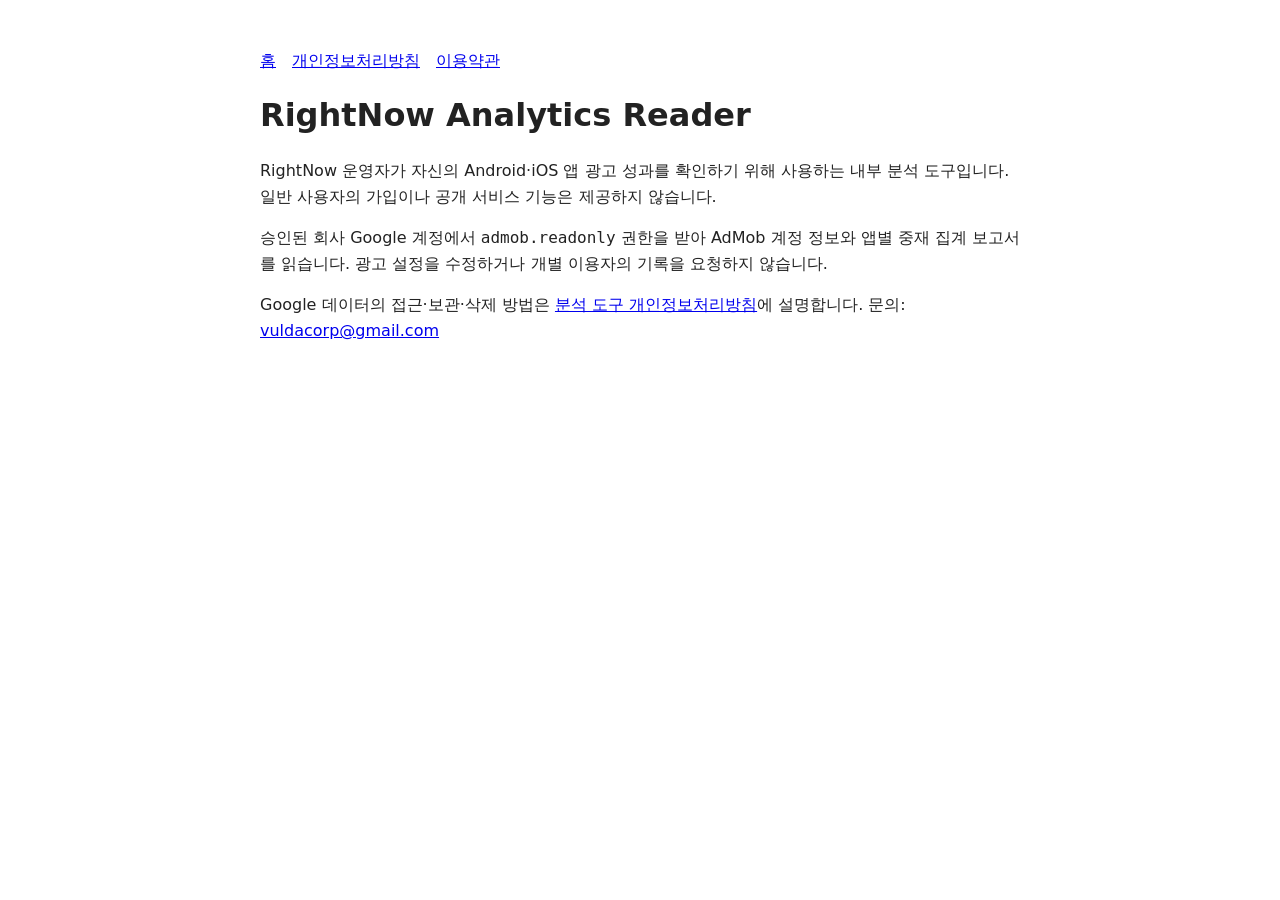
<file: analytics-reader/index.html>
<!doctype html>
<html lang="ko">
<head>
  <meta charset="utf-8">
  <meta name="viewport" content="width=device-width, initial-scale=1">
  <meta name="google-site-verification" content="NUqr3ScXjomeW4o8G_55J4fQ59kjwBHezjgwVCSs5Iw">
  <title>RightNow Analytics Reader</title>
  <style>body{font:16px/1.6 system-ui,sans-serif;max-width:760px;margin:3rem auto;padding:0 1.25rem;color:#222}nav a{margin-right:1rem}h1,h2{line-height:1.3}</style>
</head>
<body>
  <nav><a href="./">홈</a><a href="privacy.html">개인정보처리방침</a><a href="terms.html">이용약관</a></nav>
  <main>
    <h1>RightNow Analytics Reader</h1>
    <p>RightNow 운영자가 자신의 Android·iOS 앱 광고 성과를 확인하기 위해 사용하는 내부 분석 도구입니다. 일반 사용자의 가입이나 공개 서비스 기능은 제공하지 않습니다.</p>
    <p>승인된 회사 Google 계정에서 <code>admob.readonly</code> 권한을 받아 AdMob 계정 정보와 앱별 중재 집계 보고서를 읽습니다. 광고 설정을 수정하거나 개별 이용자의 기록을 요청하지 않습니다.</p>
    <p>Google 데이터의 접근·보관·삭제 방법은 <a href="privacy.html">분석 도구 개인정보처리방침</a>에 설명합니다. 문의: <a href="mailto:vuldacorp@gmail.com">vuldacorp@gmail.com</a></p>
  </main>
</body>
</html>
</file>
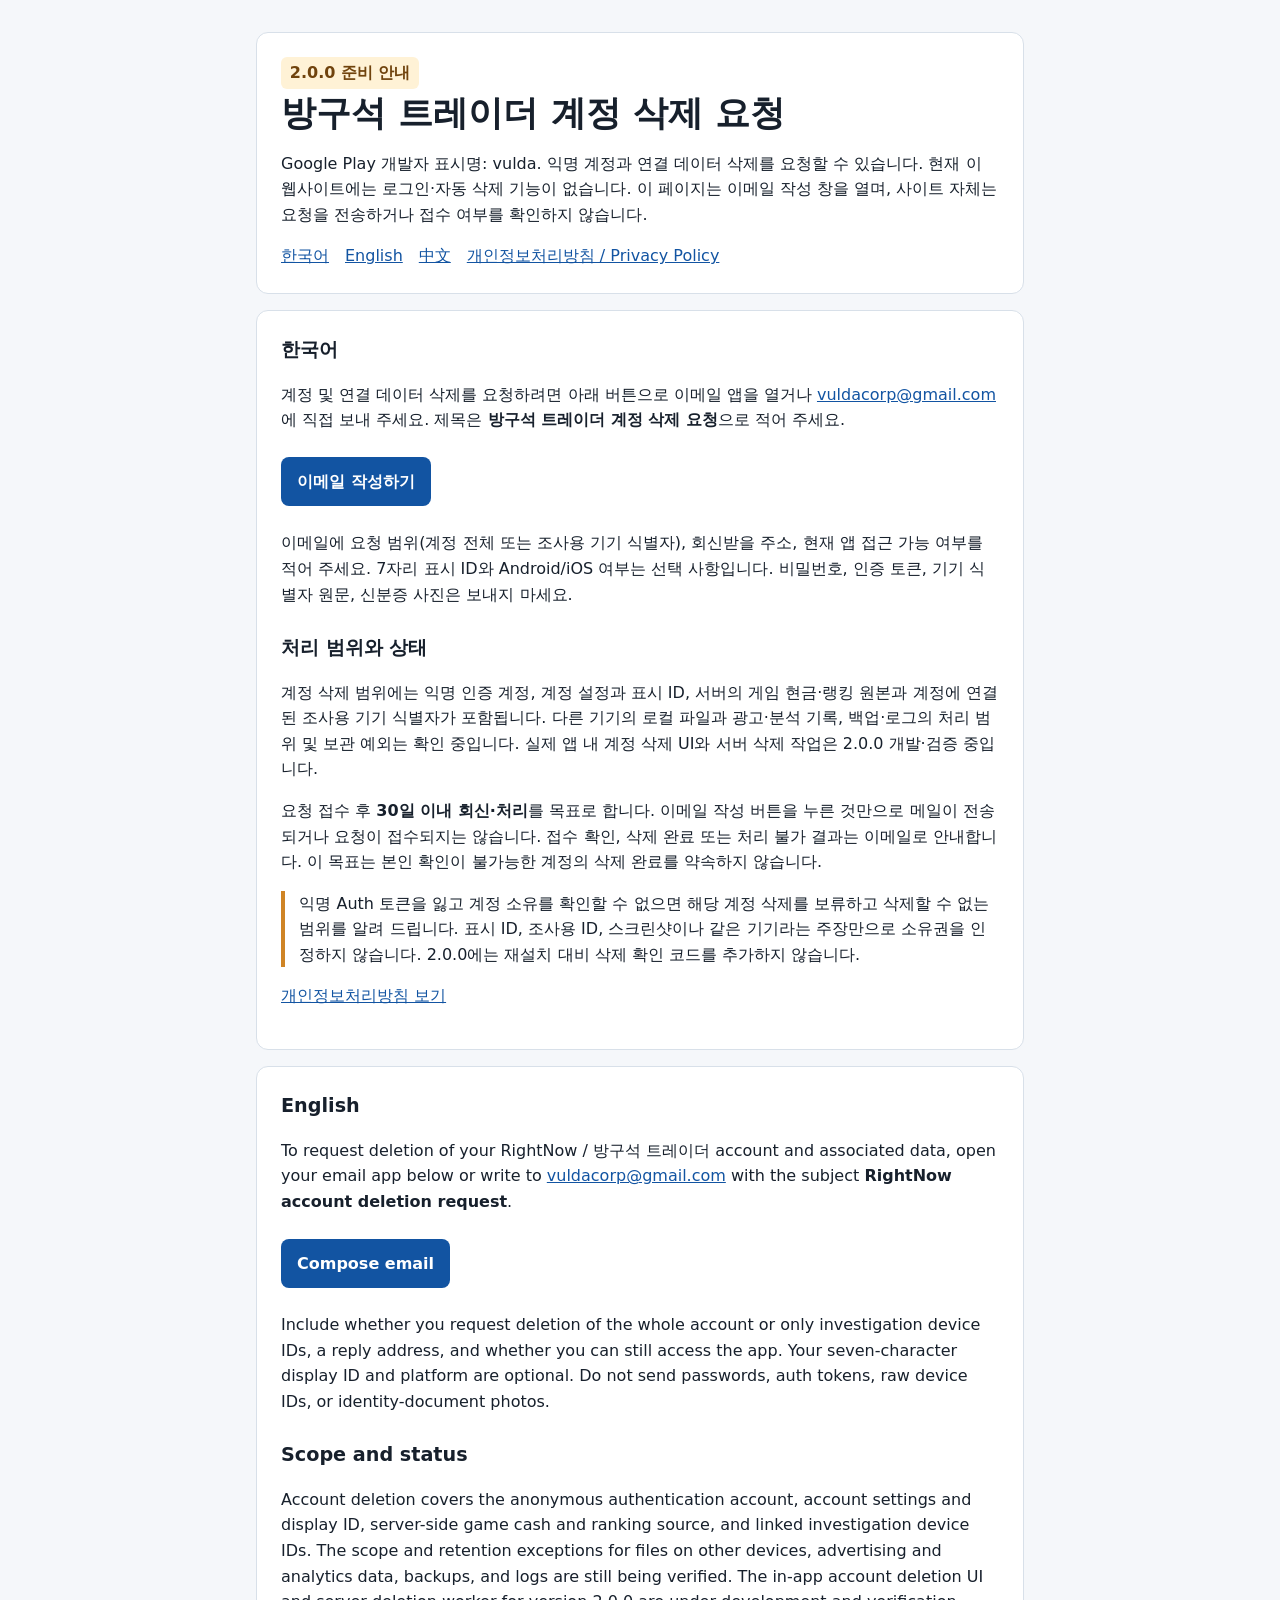
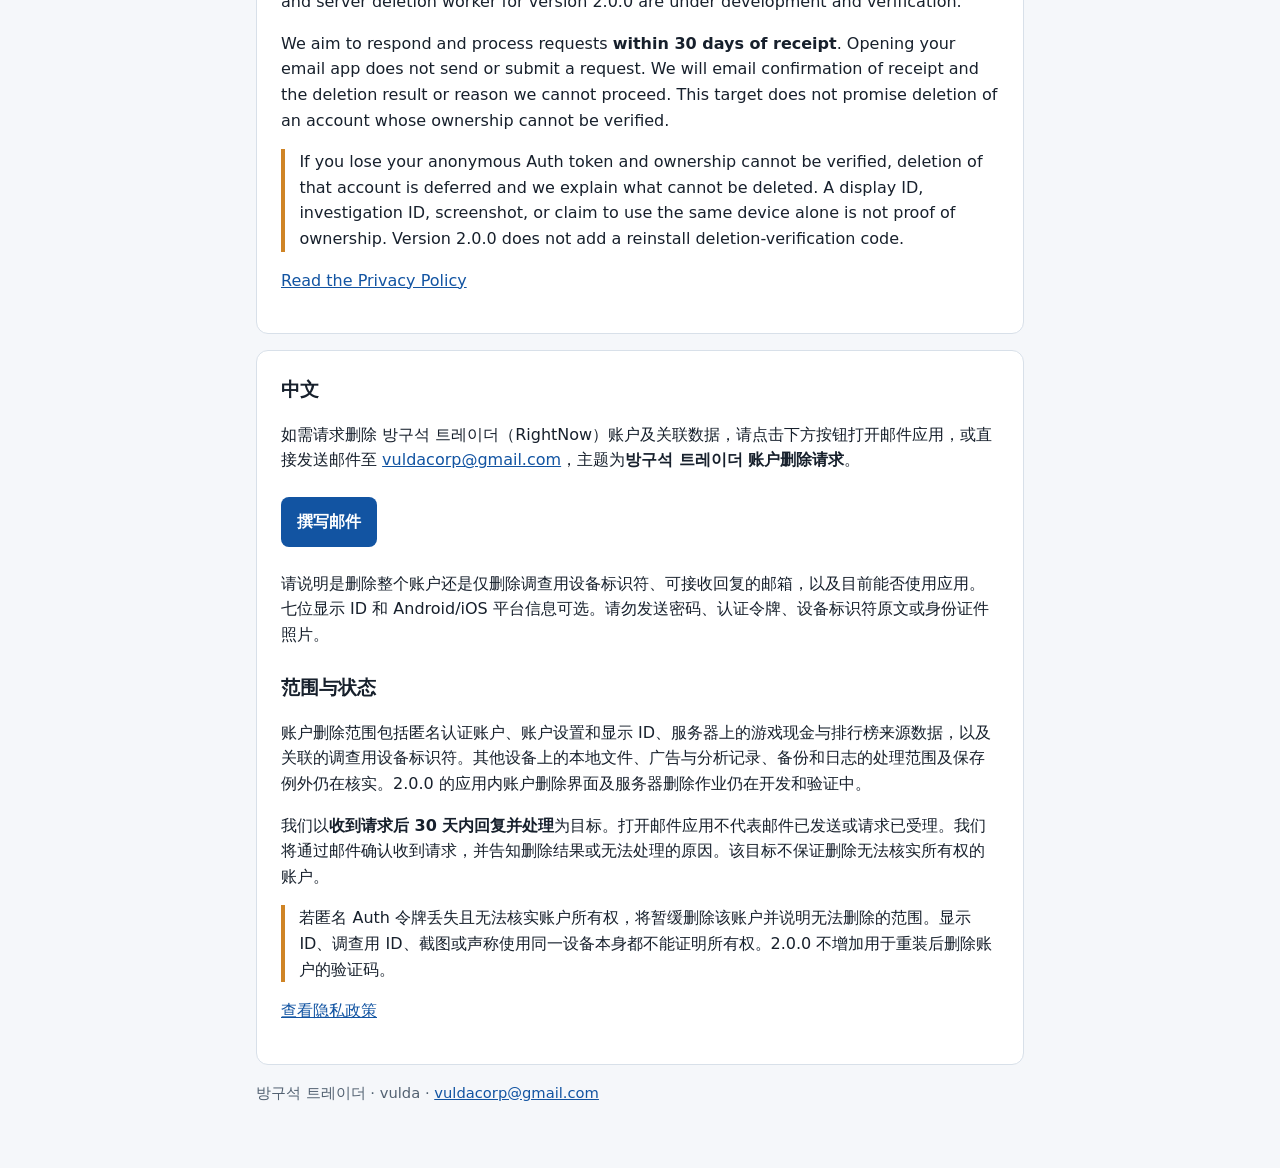
<file: account-deletion.html>
<!doctype html>
<html lang="ko">
<head>
  <meta charset="utf-8">
  <meta name="viewport" content="width=device-width, initial-scale=1">
  <meta name="description" content="방구석 트레이더 계정 및 데이터 삭제 요청 안내">
  <title>계정 삭제 요청 | 방구석 트레이더</title>
  <style>
    :root { color-scheme: light; font-family: system-ui, -apple-system, "Apple SD Gothic Neo", "Noto Sans CJK KR", sans-serif; line-height: 1.6; }
    * { box-sizing: border-box; }
    body { margin: 0; background: #f5f7fa; color: #17202c; }
    main { width: min(100% - 2rem, 48rem); margin: 2rem auto 4rem; }
    header, section { background: #fff; border: 1px solid #d8e0e9; border-radius: 12px; padding: 1.5rem; margin-bottom: 1rem; }
    h1 { font-size: clamp(1.65rem, 5vw, 2.2rem); margin: .1rem 0 .6rem; line-height: 1.25; }
    h2 { font-size: 1.2rem; margin: 1.6rem 0 .5rem; }
    h2:first-child { margin-top: 0; }
    p, li { overflow-wrap: anywhere; }
    nav { display: flex; flex-wrap: wrap; gap: .5rem 1rem; }
    a { color: #1254a2; }
    a:focus-visible { outline: 3px solid #1254a2; outline-offset: 3px; }
    .badge { display: inline-block; color: #70430d; background: #fff2d6; padding: .2rem .55rem; border-radius: 6px; font-weight: 700; }
    .action { display: inline-block; background: #1254a2; color: #fff; font-weight: 700; text-decoration: none; padding: .75rem 1rem; border-radius: 8px; margin: .5rem 0; }
    .action:hover { background: #0c3c76; }
    .note { border-left: 4px solid #cf8425; padding-left: .9rem; }
    footer { color: #526171; font-size: .92rem; }
    @media (max-width: 36rem) { main { width: min(100% - 1rem, 48rem); margin-top: .5rem; } header, section { padding: 1rem; } }
  </style>
</head>
<body>
<main>
  <header>
    <span class="badge">2.0.0 준비 안내</span>
    <h1>방구석 트레이더 계정 삭제 요청</h1>
    <p>Google Play 개발자 표시명: vulda. 익명 계정과 연결 데이터 삭제를 요청할 수 있습니다. 현재 이 웹사이트에는 로그인·자동 삭제 기능이 없습니다. 이 페이지는 이메일 작성 창을 열며, 사이트 자체는 요청을 전송하거나 접수 여부를 확인하지 않습니다.</p>
    <nav aria-label="Language"><a href="#ko">한국어</a><a href="#en" lang="en">English</a><a href="#zh" lang="zh">中文</a><a href="./">개인정보처리방침 / Privacy Policy</a></nav>
  </header>

  <section id="ko" lang="ko" aria-labelledby="ko-title">
    <h2 id="ko-title">한국어</h2>
    <p>계정 및 연결 데이터 삭제를 요청하려면 아래 버튼으로 이메일 앱을 열거나 <a href="mailto:vuldacorp@gmail.com">vuldacorp@gmail.com</a>에 직접 보내 주세요. 제목은 <strong>방구석 트레이더 계정 삭제 요청</strong>으로 적어 주세요.</p>
    <a class="action" href="mailto:vuldacorp@gmail.com?subject=%EB%B0%A9%EA%B5%AC%EC%84%9D%20%ED%8A%B8%EB%A0%88%EC%9D%B4%EB%8D%94%20%EA%B3%84%EC%A0%95%20%EC%82%AD%EC%A0%9C%20%EC%9A%94%EC%B2%AD">이메일 작성하기</a>
    <p>이메일에 요청 범위(계정 전체 또는 조사용 기기 식별자), 회신받을 주소, 현재 앱 접근 가능 여부를 적어 주세요. 7자리 표시 ID와 Android/iOS 여부는 선택 사항입니다. 비밀번호, 인증 토큰, 기기 식별자 원문, 신분증 사진은 보내지 마세요.</p>
    <h2>처리 범위와 상태</h2>
    <p>계정 삭제 범위에는 익명 인증 계정, 계정 설정과 표시 ID, 서버의 게임 현금·랭킹 원본과 계정에 연결된 조사용 기기 식별자가 포함됩니다. 다른 기기의 로컬 파일과 광고·분석 기록, 백업·로그의 처리 범위 및 보관 예외는 확인 중입니다. 실제 앱 내 계정 삭제 UI와 서버 삭제 작업은 2.0.0 개발·검증 중입니다.</p>
    <p>요청 접수 후 <strong>30일 이내 회신·처리</strong>를 목표로 합니다. 이메일 작성 버튼을 누른 것만으로 메일이 전송되거나 요청이 접수되지는 않습니다. 접수 확인, 삭제 완료 또는 처리 불가 결과는 이메일로 안내합니다. 이 목표는 본인 확인이 불가능한 계정의 삭제 완료를 약속하지 않습니다.</p>
    <p class="note">익명 Auth 토큰을 잃고 계정 소유를 확인할 수 없으면 해당 계정 삭제를 보류하고 삭제할 수 없는 범위를 알려 드립니다. 표시 ID, 조사용 ID, 스크린샷이나 같은 기기라는 주장만으로 소유권을 인정하지 않습니다. 2.0.0에는 재설치 대비 삭제 확인 코드를 추가하지 않습니다.</p>
    <p><a href="./">개인정보처리방침 보기</a></p>
  </section>

  <section id="en" lang="en" aria-labelledby="en-title">
    <h2 id="en-title">English</h2>
    <p>To request deletion of your RightNow / 방구석 트레이더 account and associated data, open your email app below or write to <a href="mailto:vuldacorp@gmail.com">vuldacorp@gmail.com</a> with the subject <strong>RightNow account deletion request</strong>.</p>
    <a class="action" href="mailto:vuldacorp@gmail.com?subject=RightNow%20account%20deletion%20request">Compose email</a>
    <p>Include whether you request deletion of the whole account or only investigation device IDs, a reply address, and whether you can still access the app. Your seven-character display ID and platform are optional. Do not send passwords, auth tokens, raw device IDs, or identity-document photos.</p>
    <h2>Scope and status</h2>
    <p>Account deletion covers the anonymous authentication account, account settings and display ID, server-side game cash and ranking source, and linked investigation device IDs. The scope and retention exceptions for files on other devices, advertising and analytics data, backups, and logs are still being verified. The in-app account deletion UI and server deletion worker for version 2.0.0 are under development and verification.</p>
    <p>We aim to respond and process requests <strong>within 30 days of receipt</strong>. Opening your email app does not send or submit a request. We will email confirmation of receipt and the deletion result or reason we cannot proceed. This target does not promise deletion of an account whose ownership cannot be verified.</p>
    <p class="note">If you lose your anonymous Auth token and ownership cannot be verified, deletion of that account is deferred and we explain what cannot be deleted. A display ID, investigation ID, screenshot, or claim to use the same device alone is not proof of ownership. Version 2.0.0 does not add a reinstall deletion-verification code.</p>
    <p><a href="./">Read the Privacy Policy</a></p>
  </section>

  <section id="zh" lang="zh" aria-labelledby="zh-title">
    <h2 id="zh-title">中文</h2>
    <p>如需请求删除 방구석 트레이더（RightNow）账户及关联数据，请点击下方按钮打开邮件应用，或直接发送邮件至 <a href="mailto:vuldacorp@gmail.com">vuldacorp@gmail.com</a>，主题为<strong>방구석 트레이더 账户删除请求</strong>。</p>
    <a class="action" href="mailto:vuldacorp@gmail.com?subject=%EB%B0%A9%EA%B5%AC%EC%84%9D%20%ED%8A%B8%EB%A0%88%EC%9D%B4%EB%8D%94%20%E8%B4%A6%E6%88%B7%E5%88%A0%E9%99%A4%E8%AF%B7%E6%B1%82">撰写邮件</a>
    <p>请说明是删除整个账户还是仅删除调查用设备标识符、可接收回复的邮箱，以及目前能否使用应用。七位显示 ID 和 Android/iOS 平台信息可选。请勿发送密码、认证令牌、设备标识符原文或身份证件照片。</p>
    <h2>范围与状态</h2>
    <p>账户删除范围包括匿名认证账户、账户设置和显示 ID、服务器上的游戏现金与排行榜来源数据，以及关联的调查用设备标识符。其他设备上的本地文件、广告与分析记录、备份和日志的处理范围及保存例外仍在核实。2.0.0 的应用内账户删除界面及服务器删除作业仍在开发和验证中。</p>
    <p>我们以<strong>收到请求后 30 天内回复并处理</strong>为目标。打开邮件应用不代表邮件已发送或请求已受理。我们将通过邮件确认收到请求，并告知删除结果或无法处理的原因。该目标不保证删除无法核实所有权的账户。</p>
    <p class="note">若匿名 Auth 令牌丢失且无法核实账户所有权，将暂缓删除该账户并说明无法删除的范围。显示 ID、调查用 ID、截图或声称使用同一设备本身都不能证明所有权。2.0.0 不增加用于重装后删除账户的验证码。</p>
    <p><a href="./">查看隐私政策</a></p>
  </section>
  <footer><p>방구석 트레이더 · vulda · <a href="mailto:vuldacorp@gmail.com">vuldacorp@gmail.com</a></p></footer>
</main>
</body>
</html>
</file>
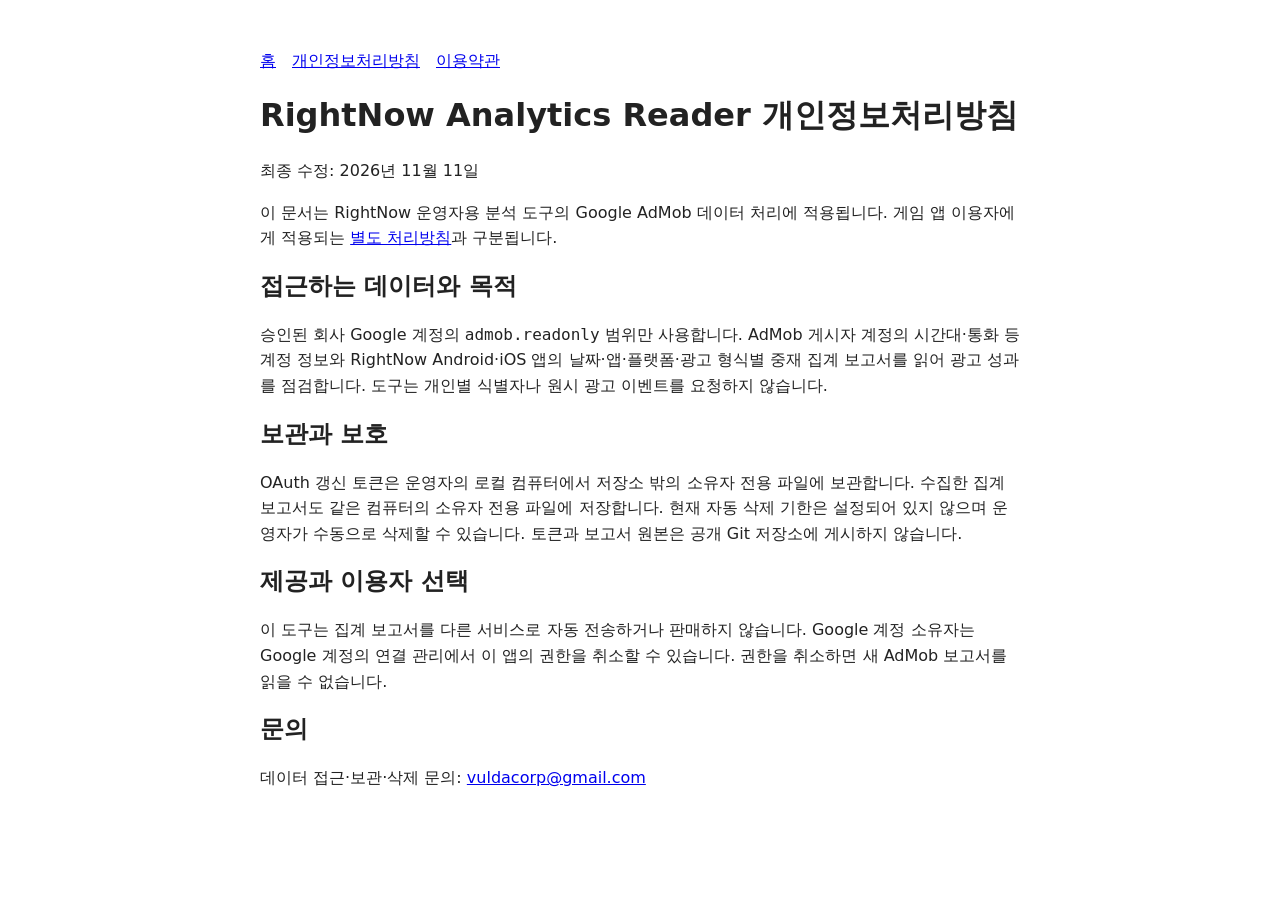
<file: analytics-reader/privacy.html>
<!doctype html>
<html lang="ko">
<head>
  <meta charset="utf-8">
  <meta name="viewport" content="width=device-width, initial-scale=1">
  <title>개인정보처리방침 · RightNow Analytics Reader</title>
  <style>body{font:16px/1.6 system-ui,sans-serif;max-width:760px;margin:3rem auto;padding:0 1.25rem;color:#222}nav a{margin-right:1rem}h1,h2{line-height:1.3}</style>
</head>
<body>
  <nav><a href="./">홈</a><a href="privacy.html">개인정보처리방침</a><a href="terms.html">이용약관</a></nav>
  <main>
    <h1>RightNow Analytics Reader 개인정보처리방침</h1>
    <p>최종 수정: 2026년 11월 11일</p>
    <p>이 문서는 RightNow 운영자용 분석 도구의 Google AdMob 데이터 처리에 적용됩니다. 게임 앱 이용자에게 적용되는 <a href="../">별도 처리방침</a>과 구분됩니다.</p>
    <h2>접근하는 데이터와 목적</h2>
    <p>승인된 회사 Google 계정의 <code>admob.readonly</code> 범위만 사용합니다. AdMob 게시자 계정의 시간대·통화 등 계정 정보와 RightNow Android·iOS 앱의 날짜·앱·플랫폼·광고 형식별 중재 집계 보고서를 읽어 광고 성과를 점검합니다. 도구는 개인별 식별자나 원시 광고 이벤트를 요청하지 않습니다.</p>
    <h2>보관과 보호</h2>
    <p>OAuth 갱신 토큰은 운영자의 로컬 컴퓨터에서 저장소 밖의 소유자 전용 파일에 보관합니다. 수집한 집계 보고서도 같은 컴퓨터의 소유자 전용 파일에 저장합니다. 현재 자동 삭제 기한은 설정되어 있지 않으며 운영자가 수동으로 삭제할 수 있습니다. 토큰과 보고서 원본은 공개 Git 저장소에 게시하지 않습니다.</p>
    <h2>제공과 이용자 선택</h2>
    <p>이 도구는 집계 보고서를 다른 서비스로 자동 전송하거나 판매하지 않습니다. Google 계정 소유자는 Google 계정의 연결 관리에서 이 앱의 권한을 취소할 수 있습니다. 권한을 취소하면 새 AdMob 보고서를 읽을 수 없습니다.</p>
    <h2>문의</h2>
    <p>데이터 접근·보관·삭제 문의: <a href="mailto:vuldacorp@gmail.com">vuldacorp@gmail.com</a></p>
  </main>
</body>
</html>
</file>
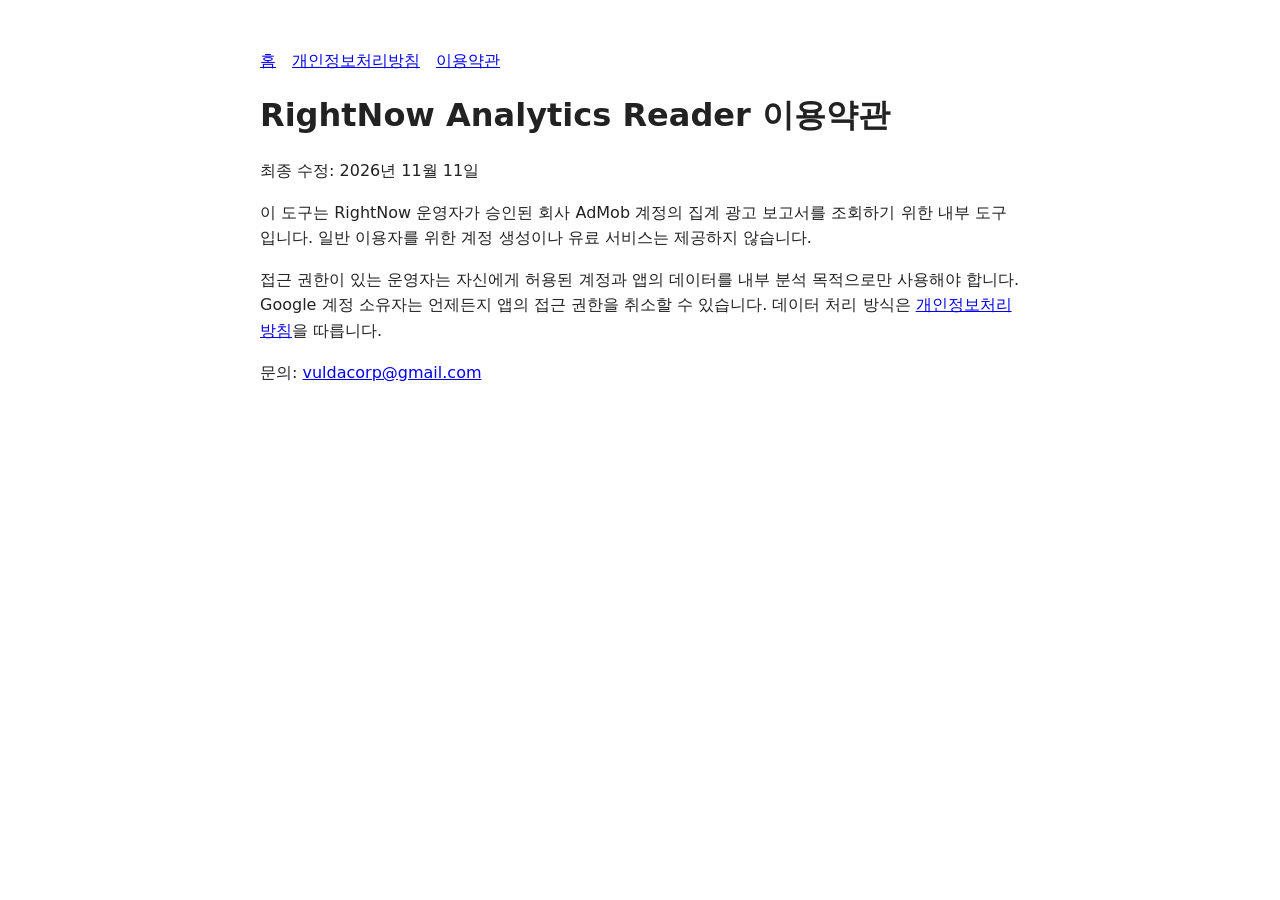
<file: analytics-reader/terms.html>
<!doctype html>
<html lang="ko">
<head>
  <meta charset="utf-8">
  <meta name="viewport" content="width=device-width, initial-scale=1">
  <title>이용약관 · RightNow Analytics Reader</title>
  <style>body{font:16px/1.6 system-ui,sans-serif;max-width:760px;margin:3rem auto;padding:0 1.25rem;color:#222}nav a{margin-right:1rem}h1,h2{line-height:1.3}</style>
</head>
<body>
  <nav><a href="./">홈</a><a href="privacy.html">개인정보처리방침</a><a href="terms.html">이용약관</a></nav>
  <main>
    <h1>RightNow Analytics Reader 이용약관</h1>
    <p>최종 수정: 2026년 11월 11일</p>
    <p>이 도구는 RightNow 운영자가 승인된 회사 AdMob 계정의 집계 광고 보고서를 조회하기 위한 내부 도구입니다. 일반 이용자를 위한 계정 생성이나 유료 서비스는 제공하지 않습니다.</p>
    <p>접근 권한이 있는 운영자는 자신에게 허용된 계정과 앱의 데이터를 내부 분석 목적으로만 사용해야 합니다. Google 계정 소유자는 언제든지 앱의 접근 권한을 취소할 수 있습니다. 데이터 처리 방식은 <a href="privacy.html">개인정보처리방침</a>을 따릅니다.</p>
    <p>문의: <a href="mailto:vuldacorp@gmail.com">vuldacorp@gmail.com</a></p>
  </main>
</body>
</html>
</file>
